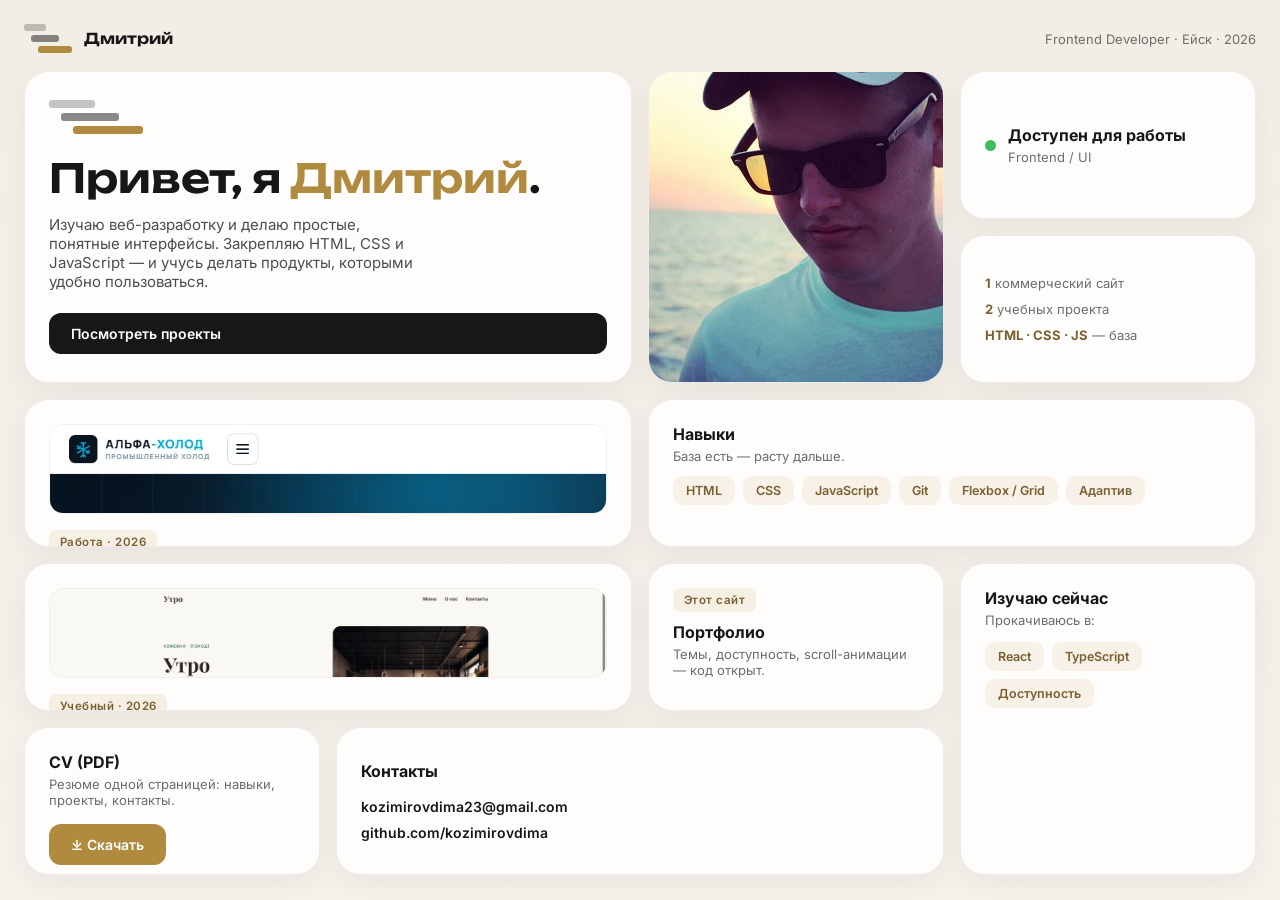
<file: index.html>
<!DOCTYPE html>
<html lang="ru">
<head>
  <meta charset="UTF-8">
  <meta name="viewport" content="width=device-width, initial-scale=1.0">
  <title>Дмитрий — frontend-разработчик | Портфолио</title>
  <meta
    name="description"
    content="Портфолио frontend-разработчика Дмитрия. Коммерческий сайт промышленной компании, лендинги и адаптивная вёрстка на HTML, CSS и JavaScript."
  />

  <!-- Open Graph для красивого превью при шаринге -->
  <meta property="og:type" content="website" />
  <meta property="og:title" content="Дмитрий | Портфолио" />
  <meta
    property="og:description"
    content="Frontend-разработчик. Коммерческий сайт промышленной компании, лендинги и адаптивная вёрстка."
  />
  <meta property="og:image" content="https://kozimirovdima.github.io/portfolio/images/og-card.png" />
  <meta property="og:image:width" content="1200" />
  <meta property="og:image:height" content="630" />
  <meta property="og:image:alt" content="Дмитрий — frontend-разработчик. Портфолио" />
  <meta property="og:url" content="https://kozimirovdima.github.io/portfolio/" />
  <meta name="twitter:card" content="summary_large_image" />

  <link rel="icon" type="image/svg+xml" href="favicon.svg" />
  <link rel="preconnect" href="https://fonts.googleapis.com">
  <link rel="preconnect" href="https://fonts.gstatic.com" crossorigin>
  <link href="https://fonts.googleapis.com/css2?family=Inter:wght@400;500;600;700&family=Unbounded:wght@500;600&display=swap" rel="stylesheet">
  <style>
    * { box-sizing: border-box; margin: 0; }

    @media (prefers-reduced-motion: no-preference) {
      html { scroll-behavior: smooth; }
    }

    body {
      font-family: "Inter", Arial, sans-serif;
      background: linear-gradient(180deg, #f2ede5, #f5f1eb);
      color: #171717;
      min-height: 100vh;
      padding: 24px;
    }

    /* верхняя строка */
    .top {
      max-width: 1240px;
      margin: 0 auto 18px;
      display: flex;
      align-items: center;
      justify-content: space-between;
    }
    .brand { display: flex; align-items: center; gap: 12px; text-decoration: none; color: #171717; }
    .brand-mark { display: flex; flex-direction: column; gap: 4px; }
    .brand-mark i { display: block; height: 7px; border-radius: 3px; background: #171717; }
    .brand-mark .m1 { width: 22px; opacity: 0.25; }
    .brand-mark .m2 { width: 28px; margin-left: 7px; opacity: 0.5; }
    .brand-mark .m3 { width: 34px; margin-left: 14px; background: #b08a3e; }
    .brand b { font-family: "Unbounded", sans-serif; font-size: 15px; font-weight: 600; }
    .top-note { font-size: 13px; color: #6d6d6d; }

    /* bento-сетка */
    .bento {
      display: grid;
      grid-template-columns: repeat(4, 1fr);
      grid-auto-rows: 148px;
      gap: 16px;
      max-width: 1240px;
      margin: 0 auto;
    }
    .tile {
      background: #fffdfb;
      border: 1px solid rgba(23, 23, 23, 0.07);
      border-radius: 24px;
      padding: 24px;
      box-shadow: 0 10px 30px rgba(17, 17, 17, 0.05);
      transition: transform 0.25s ease, box-shadow 0.25s ease;
      overflow: hidden;
      position: relative;
    }
    .tile:hover {
      transform: translateY(-4px);
      box-shadow: 0 20px 44px rgba(17, 17, 17, 0.09);
    }
    .tile:focus-visible {
      outline: 2px solid #b08a3e;
      outline-offset: 3px;
    }

    .t-hero { grid-column: span 2; grid-row: span 2; display: flex; flex-direction: column; justify-content: center; }
    .t-photo { grid-column: span 1; grid-row: span 2; padding: 0; }
    .t-photo img { width: 100%; height: 100%; object-fit: cover; }
    .t-status { display: flex; align-items: center; gap: 12px; }
    .t-facts { display: flex; flex-direction: column; justify-content: center; gap: 10px; font-size: 13px; color: #6d6d6d; }
    .t-facts b { color: #7a5f30; }
    .t-wide { grid-column: span 2; }
    .t-tall { grid-row: span 2; }
    a.tile { text-decoration: none; color: inherit; }

    .mark { display: flex; flex-direction: column; gap: 5px; margin-bottom: 22px; }
    .mark span { display: block; height: 8px; border-radius: 3px; }
    .mark .m1 { width: 46px; background: #171717; opacity: 0.25; }
    .mark .m2 { width: 58px; margin-left: 12px; background: #171717; opacity: 0.5; }
    .mark .m3 { width: 70px; margin-left: 24px; background: #b08a3e; }

    .hero-name {
      font-family: "Unbounded", sans-serif;
      font-size: clamp(26px, 3.2vw, 40px);
      font-weight: 600;
      line-height: 1.14;
      margin-bottom: 14px;
    }
    .hero-name em { font-style: normal; color: #b08a3e; }
    .hero-lead { color: #4d4d4d; font-size: 15px; max-width: 380px; margin-bottom: 22px; }
    .btn {
      display: inline-block;
      padding: 12px 22px;
      border-radius: 12px;
      background: #171717;
      color: #fff;
      font-weight: 600;
      font-size: 14px;
      text-decoration: none;
      transition: background-color 0.2s ease;
    }
    .btn:hover { background: #b08a3e; }
    .btn.gold { background: #b08a3e; }
    .btn.gold:hover { background: #171717; }

    .tile h3 { font-size: 16px; font-weight: 700; margin-bottom: 4px; }
    .tile .hint { color: #6d6d6d; font-size: 13px; }
    .tile .tag {
      display: inline-block;
      margin-bottom: 10px;
      padding: 5px 11px;
      border-radius: 8px;
      background: rgba(176, 138, 62, 0.12);
      color: #7a5f30;
      font-size: 11.5px;
      font-weight: 600;
      letter-spacing: 0.04em;
    }
    .dot {
      width: 11px;
      height: 11px;
      border-radius: 50%;
      background: #3abf5c;
      flex-shrink: 0;
    }
    @media (prefers-reduced-motion: no-preference) {
      .dot { animation: pulse 2.2s ease-in-out infinite; }
      @keyframes pulse {
        0%, 100% { box-shadow: 0 0 0 5px rgba(58,191,92,0.14); }
        50% { box-shadow: 0 0 0 8px rgba(58,191,92,0.07); }
      }
    }

    .proj-img {
      width: 100%;
      height: 90px;
      object-fit: cover;
      object-position: top;
      border-radius: 14px;
      margin-bottom: 12px;
      border: 1px solid rgba(23,23,23,0.06);
    }
    .chips { display: flex; flex-wrap: wrap; gap: 8px; margin-top: 12px; }
    .chips span {
      padding: 7px 13px;
      border-radius: 10px;
      background: rgba(176, 138, 62, 0.1);
      color: #7a5f30;
      font-size: 12.5px;
      font-weight: 600;
    }
    .stat { font-family: "Unbounded", sans-serif; font-size: 25px; color: #7a5f30; }
    .stat-label { color: #6d6d6d; font-size: 12.5px; margin-top: 2px; }
    .contacts { display: flex; flex-direction: column; gap: 9px; justify-content: center; }
    .contacts a { color: #171717; font-weight: 600; font-size: 14px; text-decoration: none; }
    .contacts a:hover { color: #b08a3e; }

    /* адаптив */
    @media (max-width: 980px) {
      .bento { grid-template-columns: repeat(2, 1fr); }
      .t-wide { grid-column: span 2; }
    }
    @media (max-width: 560px) {
      body { padding: 14px; }
      .top { flex-direction: column; align-items: flex-start; gap: 6px; }
      .bento { grid-template-columns: 1fr; grid-auto-rows: auto; }
      .t-hero, .t-photo, .t-status, .t-facts, .t-wide, .t-tall { grid-column: auto; grid-row: auto; }
      .t-photo { min-height: 300px; }
      .tile { padding: 20px; }
    }
  </style>
</head>
<body>
  <div class="top">
    <a class="brand" href="#">
      <span class="brand-mark" aria-hidden="true"><i class="m1"></i><i class="m2"></i><i class="m3"></i></span>
      <b>Дмитрий</b>
    </a>
    <span class="top-note">Frontend Developer · Ейск · 2026</span>
  </div>

  <div class="bento">
    <div class="tile t-hero">
      <div class="mark" aria-hidden="true"><span class="m1"></span><span class="m2"></span><span class="m3"></span></div>
      <h1 class="hero-name">Привет, я <em>Дмитрий</em>.</h1>
      <p class="hero-lead">Изучаю веб-разработку и делаю простые, понятные интерфейсы. Закрепляю HTML, CSS и JavaScript — и учусь делать продукты, которыми удобно пользоваться.</p>
      <a class="btn" href="#p-alpa">Посмотреть проекты</a>
    </div>

    <div class="tile t-photo"><img src="images/ava.webp" alt="Фото Дмитрия"></div>

    <div class="tile t-status">
      <span class="dot" aria-hidden="true"></span>
      <div><h3>Доступен для работы</h3><p class="hint">Frontend / UI</p></div>
    </div>

    <div class="tile t-facts">
      <p><b>1</b> коммерческий сайт</p>
      <p><b>2</b> учебных проекта</p>
      <p><b>HTML · CSS · JS</b> — база</p>
    </div>

    <div class="tile t-wide" id="p-alpa">
      <img class="proj-img" src="images/project-alpa.webp" alt="Скриншот сайта Альфа-Холод">
      <span class="tag">Работа · 2026</span>
      <h3>Альфа-Холод</h3>
      <p class="hint">Клиентский многостраничный сайт: каталог, калькулятор подбора, формы с валидацией. <a href="https://kozimirovdima.github.io/alpa-holod/" target="_blank" rel="noreferrer" style="color:#b08a3e; font-weight:600;">Открыть ↗</a> · <a href="https://github.com/kozimirovdima/alpa-holod" target="_blank" rel="noreferrer" style="color:#6d6d6d;">Код ↗</a></p>
    </div>

    <div class="tile t-wide">
      <h3>Навыки</h3>
      <p class="hint">База есть — расту дальше.</p>
      <div class="chips"><span>HTML</span><span>CSS</span><span>JavaScript</span><span>Git</span><span>Flexbox / Grid</span><span>Адаптив</span></div>
    </div>

    <div class="tile t-wide">
      <img class="proj-img" src="images/project-cafe.webp" alt="Скриншот лендинга кофейни">
      <span class="tag">Учебный · 2026</span>
      <h3>Лендинг кофейни «Утро»</h3>
      <p class="hint">Адаптивный лендинг: Grid, Flexbox, работа с изображениями. <a href="https://kozimirovdima.github.io/portfolio-coffe/" target="_blank" rel="noreferrer" style="color:#b08a3e; font-weight:600;">Открыть ↗</a></p>
    </div>

    <a class="tile" href="https://github.com/kozimirovdima/portfolio" target="_blank" rel="noreferrer">
      <span class="tag">Этот сайт</span>
      <h3>Портфолио</h3>
      <p class="hint">Темы, доступность, scroll-анимации — код открыт.</p>
    </a>

    <div class="tile t-tall">
      <h3>Изучаю сейчас</h3>
      <p class="hint" style="margin-bottom: 14px;">Прокачиваюсь в:</p>
      <div class="chips" style="margin-top:0"><span>React</span><span>TypeScript</span><span>Доступность</span></div>
    </div>

    <a class="tile" href="cv/Dmitry-Frontend-CV.pdf" download="Dmitry-Frontend-CV.pdf">
      <h3>CV (PDF)</h3>
      <p class="hint">Резюме одной страницей: навыки, проекты, контакты.</p>
      <p class="btn gold" style="margin-top:16px">⤓ Скачать</p>
    </a>

    <div class="tile t-wide contacts">
      <h3 style="margin-bottom:8px">Контакты</h3>
      <a href="mailto:kozimirovdima23@gmail.com">kozimirovdima23@gmail.com</a>
      <a href="https://github.com/kozimirovdima" target="_blank" rel="noreferrer">github.com/kozimirovdima</a>
    </div>
  </div>
</body>
</html>
</file>
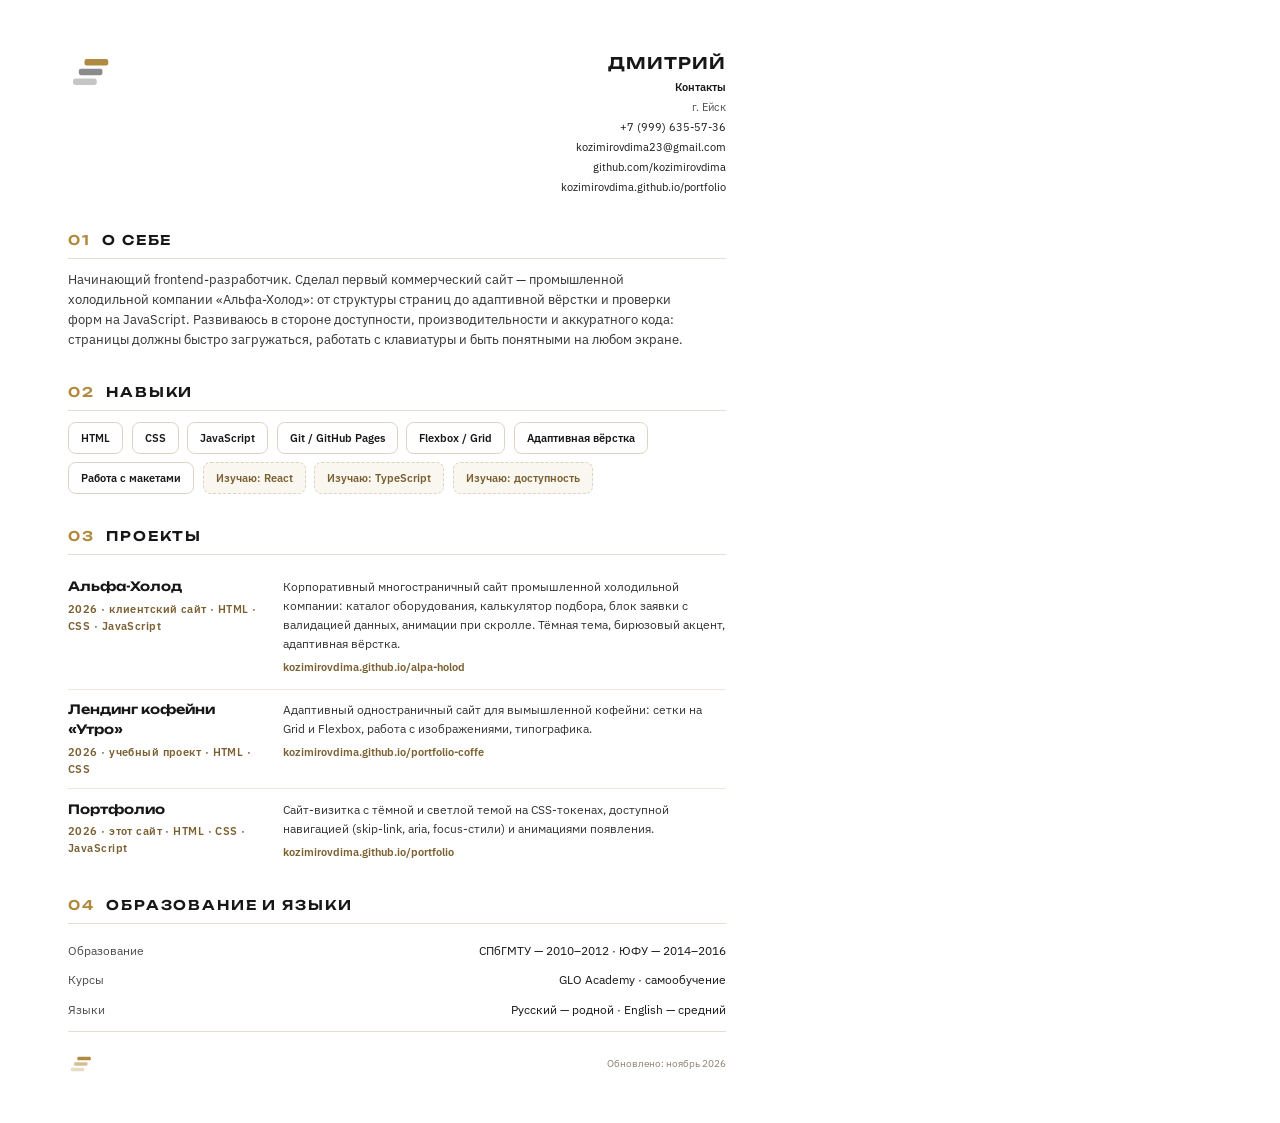
<file: cv/cv.html>
<!DOCTYPE html>
<html lang="ru">
  <head>
    <meta charset="UTF-8" />
    <title>Дмитрий — Frontend Developer · CV</title>
    <link rel="preconnect" href="https://fonts.googleapis.com" />
    <link rel="preconnect" href="https://fonts.gstatic.com" crossorigin />
    <link
      href="https://fonts.googleapis.com/css2?family=IBM+Plex+Sans:wght@400;500;600;700&family=Unbounded:wght@500;600;700&display=swap"
      rel="stylesheet"
    />
    <style>
      /* A4: 210mm × 297mm, печать без полей — поля задаёт .page */
      @page {
        size: 210mm 297mm;
        margin: 0;
      }
      html,
      body {
        margin: 0;
        padding: 0;
        background: #ffffff;
      }
      * {
        box-sizing: border-box;
      }
      body {
        font-family: "IBM Plex Sans", Arial, sans-serif;
        color: #171717;
        line-height: 1.55;
      }
      .page {
        width: 210mm;
        min-height: 297mm;
        padding: 13mm 18mm 12mm;
        display: flex;
        flex-direction: column;
      }

      /* ——— шапка ——— */
      .top {
        display: flex;
        justify-content: space-between;
        align-items: flex-start;
        gap: 24px;
      }
      .cv-mark {
        display: block;
        width: 46px;
        height: 46px;
      }
      .contacts {
        text-align: right;
        font-size: 8.6pt;
        color: #4d4d4d;
        line-height: 1.75;
        white-space: nowrap;
      }
      .contacts .who {
        font-family: "Unbounded", "IBM Plex Sans", Arial, sans-serif;
        font-size: 12pt;
        font-weight: 600;
        letter-spacing: 0.06em;
        text-transform: uppercase;
        color: #171717;
      }
      .contacts b {
        color: #171717;
        font-weight: 600;
      }
      .contacts a {
        color: #171717;
        text-decoration: none;
      }
      .ph {
        color: #a8630f;
        background: #faf1e0;
        border-radius: 3px;
        padding: 0 3px;
      }

      /* ——— секции ——— */
      .section {
        margin-top: 8.5mm;
      }
      .section-title {
        font-family: "Unbounded", "IBM Plex Sans", Arial, sans-serif;
        font-size: 10pt;
        font-weight: 600;
        letter-spacing: 0.14em;
        text-transform: uppercase;
        margin: 0 0 3mm;
        padding-bottom: 2mm;
        border-bottom: 0.35mm solid #e4ddd2;
      }
      .section-title .n {
        color: #b08a3e;
        margin-right: 3mm;
      }
      p {
        margin: 0;
        font-size: 9.6pt;
      }
      .lead {
        max-width: 165mm;
        color: #333333;
      }

      /* ——— навыки ——— */
      .skills {
        display: flex;
        flex-wrap: wrap;
        gap: 2.2mm;
      }
      .skill {
        font-size: 8.6pt;
        font-weight: 600;
        padding: 1.6mm 3.2mm;
        border: 0.3mm solid #ddd3c2;
        border-radius: 2mm;
        color: #171717;
      }
      .skill.learning {
        border-style: dashed;
        color: #7a5f30;
        background: #faf7f1;
      }

      /* ——— проекты ——— */
      .project {
        display: grid;
        grid-template-columns: 52mm 1fr;
        gap: 5mm;
        padding: 2.8mm 0;
        border-bottom: 0.25mm solid #eee7db;
      }
      .project:last-child {
        border-bottom: none;
        padding-bottom: 0;
      }
      .project h3 {
        font-family: "Unbounded", "IBM Plex Sans", Arial, sans-serif;
        font-size: 9.6pt;
        font-weight: 600;
        margin: 0 0 1mm;
      }
      .project .meta {
        font-size: 8.2pt;
        color: #7a5f30;
        font-weight: 600;
        letter-spacing: 0.04em;
      }
      .project p {
        font-size: 9.2pt;
        color: #333333;
      }
      .project a {
        color: #7a5f30;
        font-size: 8.4pt;
        font-weight: 600;
        text-decoration: none;
      }

      /* ——— прочее ——— */
      .row {
        display: flex;
        justify-content: space-between;
        gap: 12mm;
        font-size: 9.2pt;
        padding: 1.4mm 0;
      }
      .row .k {
        color: #4d4d4d;
        width: 34mm;
        flex-shrink: 0;
      }
      .row .v b {
        font-weight: 600;
      }
      .footer {
        margin-top: auto;
        padding-top: 5mm;
        display: flex;
        justify-content: space-between;
        align-items: center;
        border-top: 0.35mm solid #e4ddd2;
      }
      .mark {
        display: block;
      }
      .updated {
        font-size: 7.5pt;
        color: #8a8175;
      }
    </style>
  </head>
  <body>
    <div class="page">
      <header class="top">
        <div>
          <svg class="cv-mark" viewBox="0 0 64 64" aria-hidden="true" focusable="false">
            <rect x="7" y="41" width="33" height="9" rx="3" fill="#171717" opacity="0.25" />
            <rect x="15" y="27.5" width="33" height="9" rx="3" fill="#171717" opacity="0.5" />
            <rect x="23" y="14" width="33" height="9" rx="3" fill="#b08a3e" />
          </svg>
        </div>
        <div class="contacts">
          <span class="who">Дмитрий</span><br />
          <b>Контакты</b><br />
          г. Ейск<br />
          <a href="tel:+79996355736">+7 (999) 635-57-36</a><br />
          <a href="mailto:kozimirovdima23@gmail.com">kozimirovdima23@gmail.com</a><br />
          <a href="https://github.com/kozimirovdima">github.com/kozimirovdima</a><br />
          <a href="https://kozimirovdima.github.io/portfolio/">kozimirovdima.github.io/portfolio</a>
        </div>
      </header>

      <section class="section">
        <h2 class="section-title"><span class="n">01</span>О себе</h2>
        <p class="lead">
          Начинающий frontend-разработчик. Сделал первый коммерческий сайт —
          промышленной холодильной компании «Альфа-Холод»: от структуры страниц
          до адаптивной вёрстки и проверки форм на JavaScript. Развиваюсь в
          стороне доступности, производительности и аккуратного кода: страницы
          должны быстро загружаться, работать с клавиатуры и быть понятными на
          любом экране.
        </p>
      </section>

      <section class="section">
        <h2 class="section-title"><span class="n">02</span>Навыки</h2>
        <div class="skills">
          <span class="skill">HTML</span>
          <span class="skill">CSS</span>
          <span class="skill">JavaScript</span>
          <span class="skill">Git / GitHub Pages</span>
          <span class="skill">Flexbox / Grid</span>
          <span class="skill">Адаптивная вёрстка</span>
          <span class="skill">Работа с макетами</span>
          <span class="skill learning">Изучаю: React</span>
          <span class="skill learning">Изучаю: TypeScript</span>
          <span class="skill learning">Изучаю: доступность</span>
        </div>
      </section>

      <section class="section">
        <h2 class="section-title"><span class="n">03</span>Проекты</h2>

        <div class="project">
          <div>
            <h3>Альфа-Холод</h3>
            <p class="meta">2026 · клиентский сайт · HTML · CSS · JavaScript</p>
          </div>
          <div>
            <p>
              Корпоративный многостраничный сайт промышленной холодильной
              компании: каталог оборудования, калькулятор подбора, блок заявки
              с валидацией данных, анимации при скролле. Тёмная тема, бирюзовый
              акцент, адаптивная вёрстка.
            </p>
            <a href="https://kozimirovdima.github.io/alpa-holod/">kozimirovdima.github.io/alpa-holod</a>
          </div>
        </div>

        <div class="project">
          <div>
            <h3>Лендинг кофейни «Утро»</h3>
            <p class="meta">2026 · учебный проект · HTML · CSS</p>
          </div>
          <div>
            <p>
              Адаптивный одностраничный сайт для вымышленной кофейни: сетки на
              Grid и Flexbox, работа с изображениями, типографика.
            </p>
            <a href="https://kozimirovdima.github.io/portfolio-coffe/">kozimirovdima.github.io/portfolio-coffe</a>
          </div>
        </div>

        <div class="project">
          <div>
            <h3>Портфолио</h3>
            <p class="meta">2026 · этот сайт · HTML · CSS · JavaScript</p>
          </div>
          <div>
            <p>
              Сайт-визитка с тёмной и светлой темой на CSS-токенах, доступной
              навигацией (skip-link, aria, focus-стили) и анимациями появления.
            </p>
            <a href="https://kozimirovdima.github.io/portfolio/">kozimirovdima.github.io/portfolio</a>
          </div>
        </div>
      </section>

      <section class="section">
        <h2 class="section-title"><span class="n">04</span>Образование и языки</h2>
        <div class="row">
          <span class="k">Образование</span>
          <span class="v">СПбГМТУ — 2010–2012 · ЮФУ — 2014–2016</span>
        </div>
        <div class="row">
          <span class="k">Курсы</span>
          <span class="v">GLO Academy · самообучение</span>
        </div>
        <div class="row">
          <span class="k">Языки</span>
          <span class="v">Русский — родной · English — средний</span>
        </div>
      </section>

      <footer class="footer">
        <svg class="mark" width="26" height="26" viewBox="0 0 64 64" aria-hidden="true" focusable="false">
          <rect x="7" y="41" width="33" height="9" rx="3" fill="#b08a3e" opacity="0.3" />
          <rect x="15" y="27.5" width="33" height="9" rx="3" fill="#b08a3e" opacity="0.55" />
          <rect x="23" y="14" width="33" height="9" rx="3" fill="#b08a3e" />
        </svg>
        <span class="updated">Обновлено: ноябрь 2026</span>
      </footer>
    </div>
  </body>
</html>
</file>
